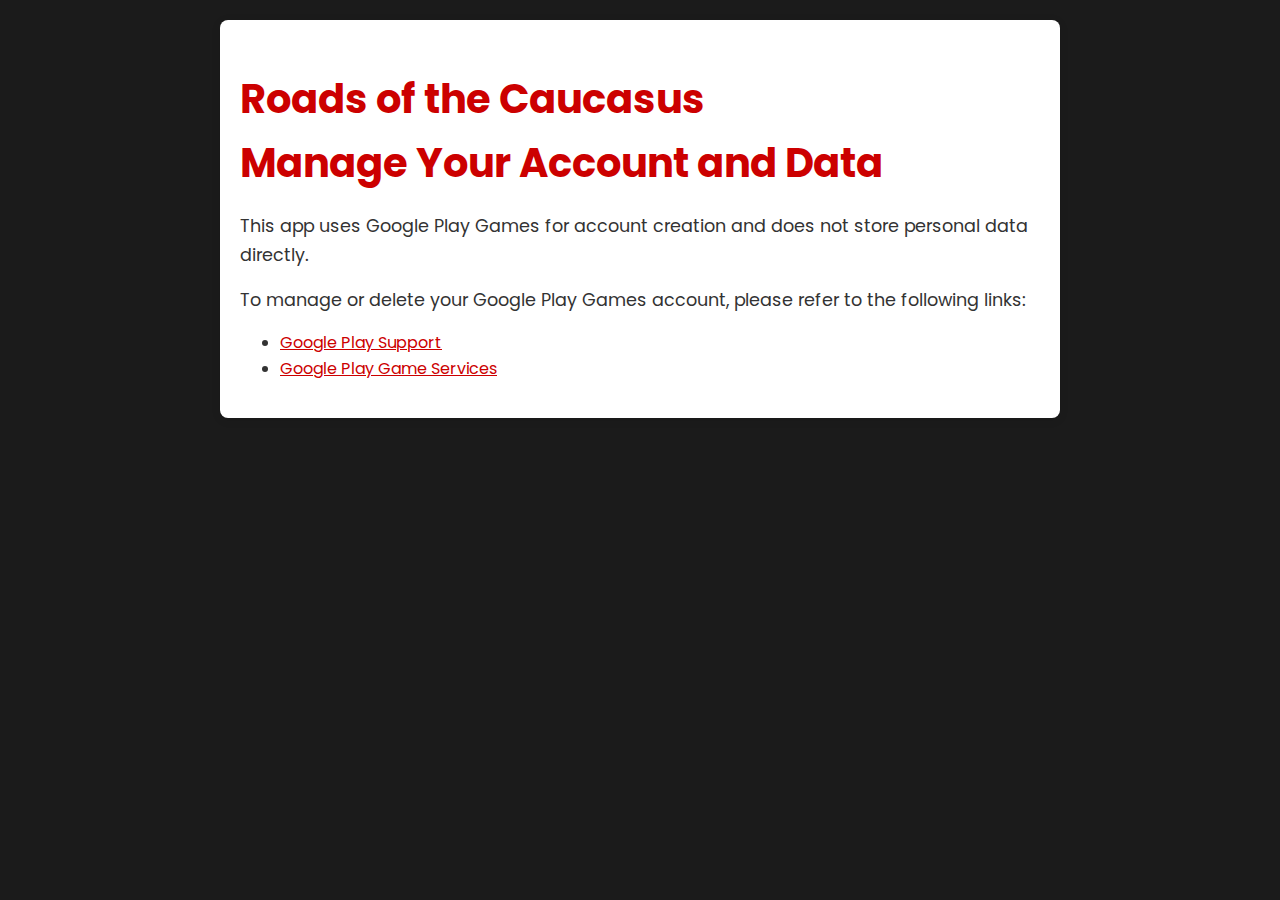
<file: data-policy.html>
<!DOCTYPE html>
<html lang="en">
<head>
    <meta charset="UTF-8">
    <meta name="viewport" content="width=device-width, initial-scale=1.0">
    <title>ROTC Manage Your Account and Data</title>
    <link rel="icon" href="logo.png" type="image/png">
    <link href="https://fonts.googleapis.com/css2?family=Poppins:wght@400;600&display=swap" rel="stylesheet">
    <style>
        body {
            font-family: 'Poppins', sans-serif;
            line-height: 1.6;
            margin: 0;
            padding: 0;
            background-color: #1b1b1b;
            color: #333;
        }
        .container {
            max-width: 800px;
            margin: 20px auto;
            padding: 20px;
            background-color: #fff;
            border-radius: 8px;
            box-shadow: 0 2px 10px rgba(0, 0, 0, 0.1);
        }
        h1 {
            color: #c00; 
            font-size: 2.5em;
            margin-bottom: 10px;
        }
        p {
            margin-bottom: 15px;
            font-size: 1.1em;
        }
        a {
            color: #c00;
            text-decoration: underline;
        }
        a:hover {
            text-decoration: none;
        }
        footer {
            margin-top: 30px;
            text-align: center;
            font-size: 0.9em;
            color: #666;
        }
        @media (max-width: 600px) {
            h1 {
                font-size: 2em;
            }
            p {
                font-size: 1em;
            }
        }
    </style>
</head>
<body>

<div class="container">
    <h1>Roads of the Caucasus <br>Manage Your Account and Data</h1>
    <p>This app uses Google Play Games for account creation and does not store personal data directly.</p>
    <p>To manage or delete your Google Play Games account, please refer to the following links:</p>
    <ul>
        <li><a href="https://support.google.com/googleplay/?hl=tr" target="_blank">Google Play Support</a></li>
        <li><a href="https://developers.google.com/games/services" target="_blank">Google Play Game Services</a></li>
    </ul>
</body>
</html>
</file>
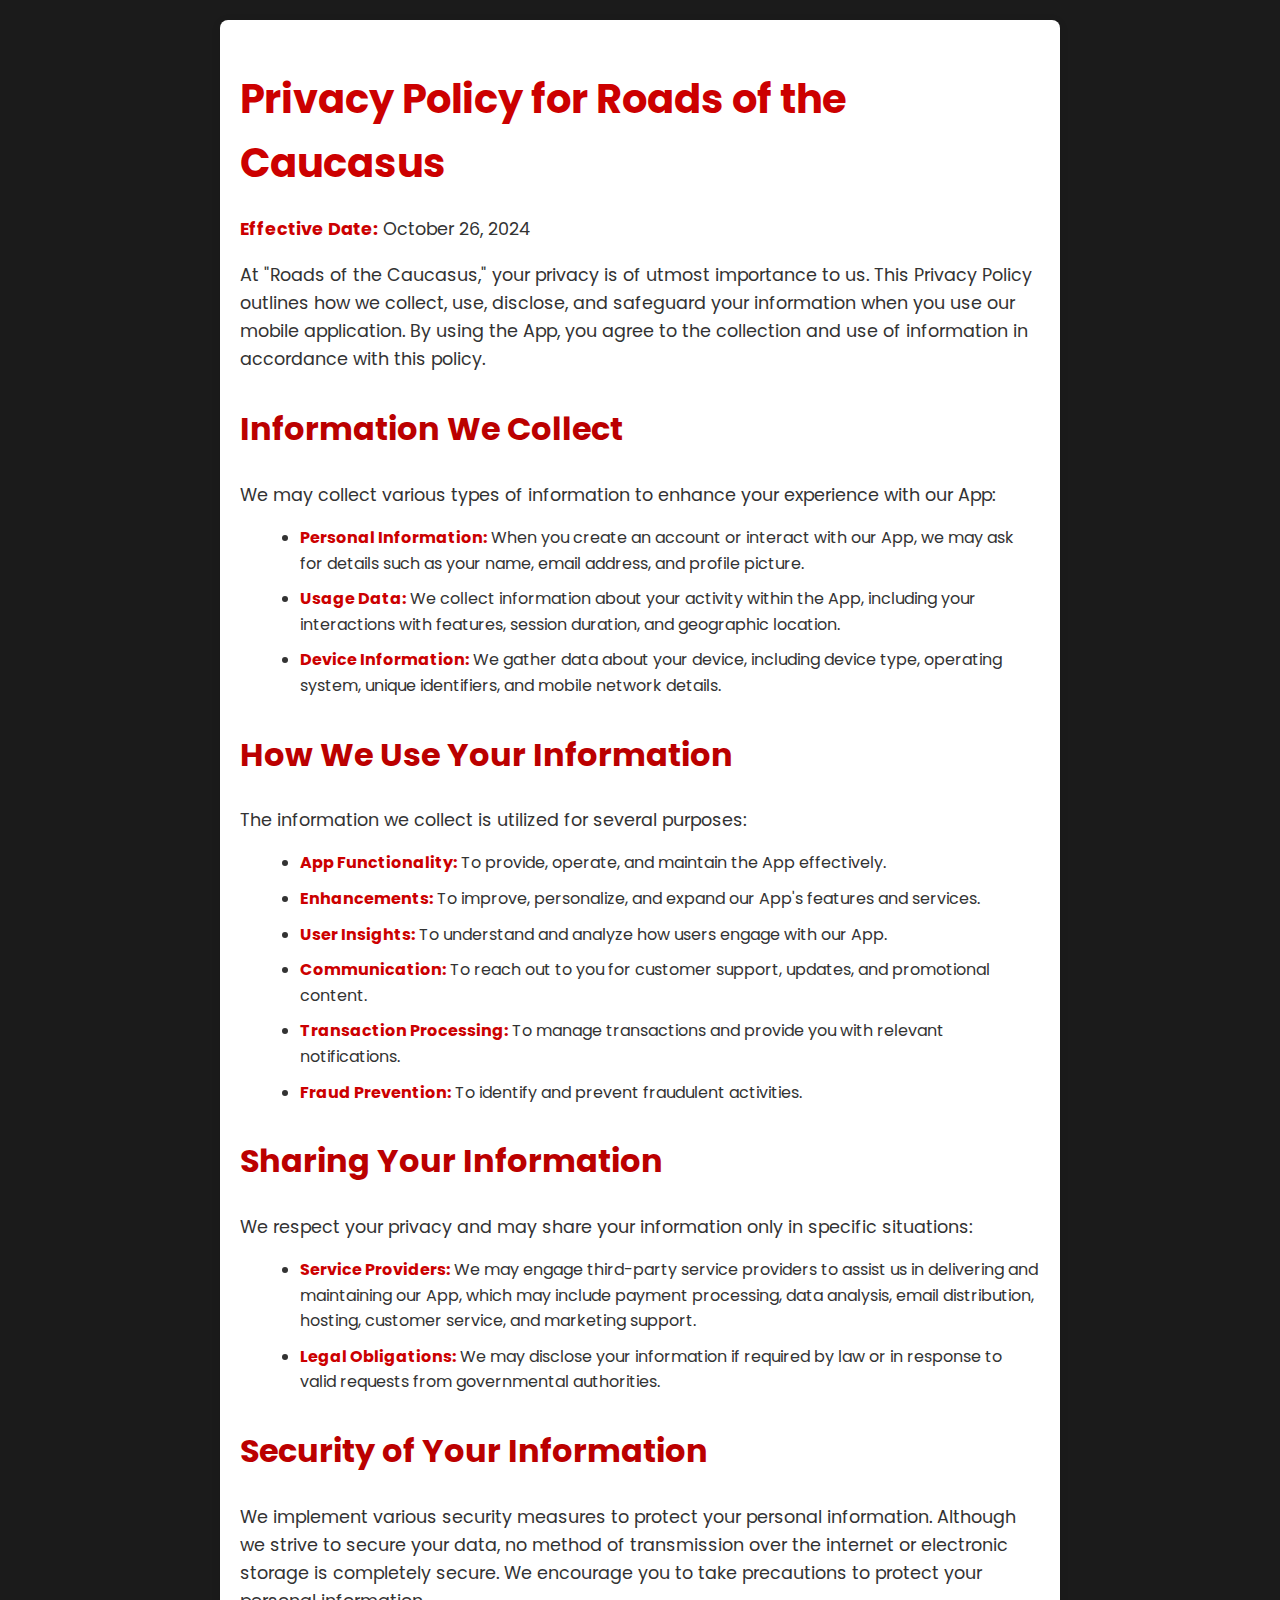
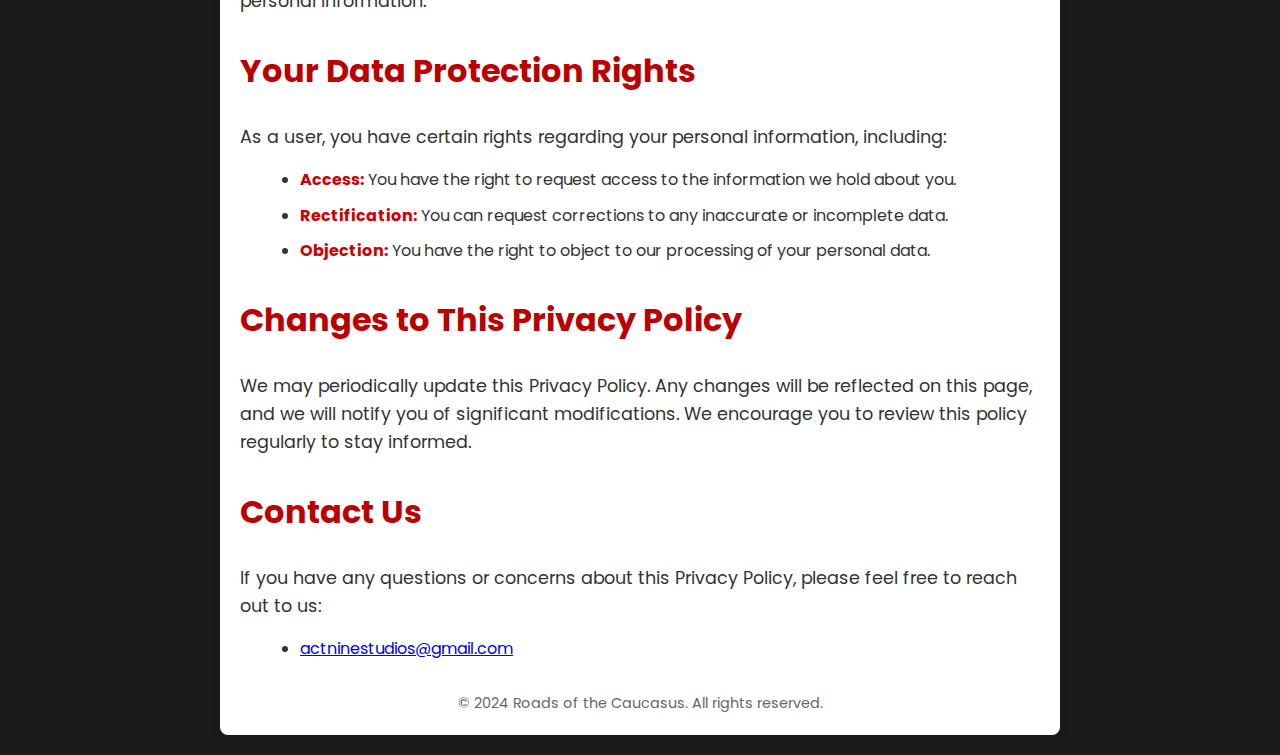
<file: privacy-policy.html>
<!DOCTYPE html>
<html lang="en">
<head>
    <meta charset="UTF-8">
    <meta name="viewport" content="width=device-width, initial-scale=1.0">
    <title>ROTC Privacy Policy</title>
    <link rel="icon" href="logo.png" type="image/png">
    <link href="https://fonts.googleapis.com/css2?family=Poppins:wght@300;400;500;600;700&display=swap" rel="stylesheet">
    <style>
        body {
            font-family: 'Poppins', sans-serif;
            line-height: 1.6;
            margin: 0;
            padding: 0;
            background-color: #1b1b1b;
            color: #333;
        }
        .container {
            max-width: 800px;
            margin: 20px auto;
            padding: 20px;
            background-color: #fff;
            border-radius: 8px;
            box-shadow: 0 2px 10px rgba(0, 0, 0, 0.1);
        }
        h1 {
            color: #c00;
            font-size: 2.5em;
            margin-bottom: 20px;
        }
        h2 {
            color: #b00;
            margin-top: 30px;
            font-size: 2em;
        }
        p {
            margin-bottom: 15px;
            font-size: 1.1em;
        }
        ul {
            margin-left: 20px;
            list-style-type: disc;
        }
        li {
            margin-bottom: 10px;
        }
        strong {
            color: #c00;
        }
        footer {
            margin-top: 30px;
            text-align: center;
            font-size: 0.9em;
            color: #666;
        }
        @media (max-width: 600px) {
            h1 {
                font-size: 2em;
            }
            h2 {
                font-size: 1.5em;
            }
            p, li {
                font-size: 1em;
            }
        }
    </style>
</head>
<body>

<div class="container">
    <h1>Privacy Policy for Roads of the Caucasus</h1>

    <p><strong>Effective Date:</strong> October 26, 2024</p>

    <p>At "Roads of the Caucasus," your privacy is of utmost importance to us. This Privacy Policy outlines how we collect, use, disclose, and safeguard your information when you use our mobile application. By using the App, you agree to the collection and use of information in accordance with this policy.</p>

    <h2>Information We Collect</h2>
    <p>We may collect various types of information to enhance your experience with our App:</p>
    <ul>
        <li><strong>Personal Information:</strong> When you create an account or interact with our App, we may ask for details such as your name, email address, and profile picture.</li>
        <li><strong>Usage Data:</strong> We collect information about your activity within the App, including your interactions with features, session duration, and geographic location.</li>
        <li><strong>Device Information:</strong> We gather data about your device, including device type, operating system, unique identifiers, and mobile network details.</li>
    </ul>

    <h2>How We Use Your Information</h2>
    <p>The information we collect is utilized for several purposes:</p>
    <ul>
        <li><strong>App Functionality:</strong> To provide, operate, and maintain the App effectively.</li>
        <li><strong>Enhancements:</strong> To improve, personalize, and expand our App's features and services.</li>
        <li><strong>User Insights:</strong> To understand and analyze how users engage with our App.</li>
        <li><strong>Communication:</strong> To reach out to you for customer support, updates, and promotional content.</li>
        <li><strong>Transaction Processing:</strong> To manage transactions and provide you with relevant notifications.</li>
        <li><strong>Fraud Prevention:</strong> To identify and prevent fraudulent activities.</li>
    </ul>

    <h2>Sharing Your Information</h2>
    <p>We respect your privacy and may share your information only in specific situations:</p>
    <ul>
        <li><strong>Service Providers:</strong> We may engage third-party service providers to assist us in delivering and maintaining our App, which may include payment processing, data analysis, email distribution, hosting, customer service, and marketing support.</li>
        <li><strong>Legal Obligations:</strong> We may disclose your information if required by law or in response to valid requests from governmental authorities.</li>
    </ul>

    <h2>Security of Your Information</h2>
    <p>We implement various security measures to protect your personal information. Although we strive to secure your data, no method of transmission over the internet or electronic storage is completely secure. We encourage you to take precautions to protect your personal information.</p>

    <h2>Your Data Protection Rights</h2>
    <p>As a user, you have certain rights regarding your personal information, including:</p>
    <ul>
        <li><strong>Access:</strong> You have the right to request access to the information we hold about you.</li>
        <li><strong>Rectification:</strong> You can request corrections to any inaccurate or incomplete data.</li>
        <li><strong>Objection:</strong> You have the right to object to our processing of your personal data.</li>
    </ul>

    <h2>Changes to This Privacy Policy</h2>
    <p>We may periodically update this Privacy Policy. Any changes will be reflected on this page, and we will notify you of significant modifications. We encourage you to review this policy regularly to stay informed.</p>

    <h2>Contact Us</h2>
    <p>If you have any questions or concerns about this Privacy Policy, please feel free to reach out to us:</p>
    <ul>
        <li><a href="mailto:actninestudios@gmail.com">actninestudios@gmail.com</a></li>
    </ul>

    <footer>
        © 2024 Roads of the Caucasus. All rights reserved.
    </footer>
</div>

</body>
</html>
</file>
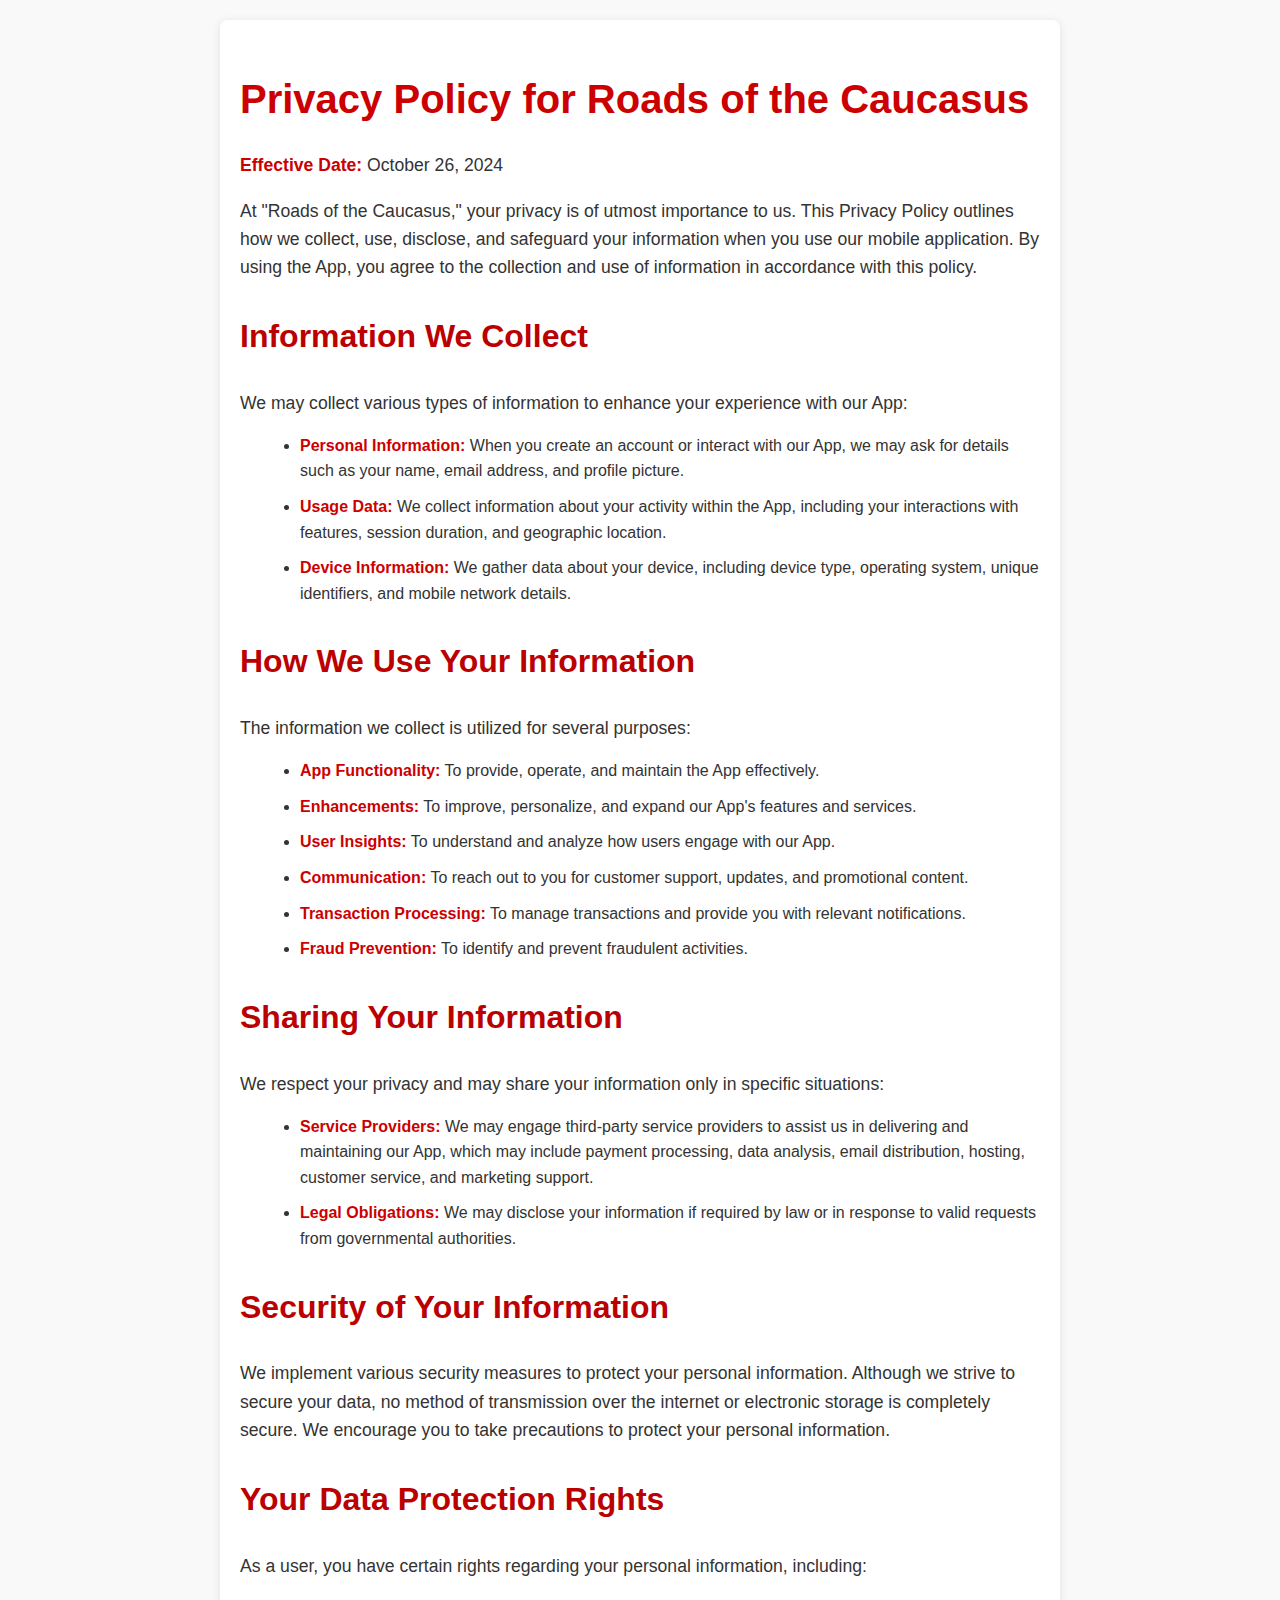
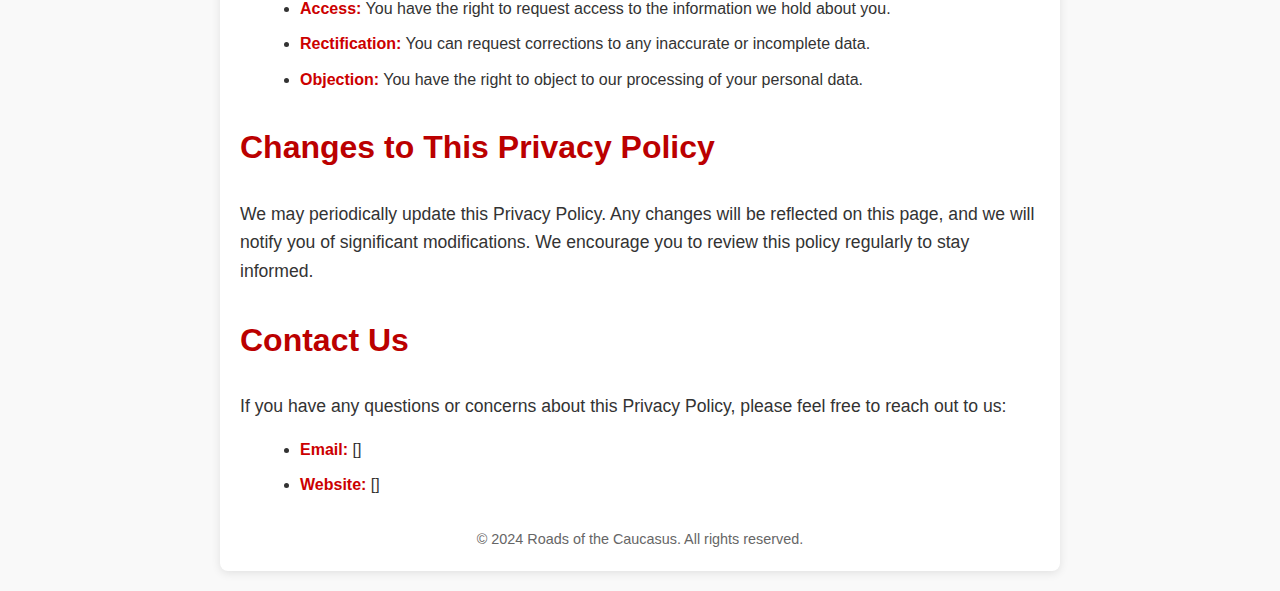
<file: privacypolicy.html>
<!DOCTYPE html>
<html lang="en">
<head>
    <meta charset="UTF-8">
    <meta name="viewport" content="width=device-width, initial-scale=1.0">
    <title>Privacy Policy</title>
    <style>
        body {
            font-family: 'Arial', sans-serif;
            line-height: 1.6;
            margin: 0;
            padding: 0;
            background-color: #f9f9f9;
            color: #333;
        }
        .container {
            max-width: 800px;
            margin: 20px auto;
            padding: 20px;
            background-color: #fff;
            border-radius: 8px;
            box-shadow: 0 2px 10px rgba(0, 0, 0, 0.1);
        }
        h1 {
            color: #c00; /* Kırmızı başlık için */
            font-size: 2.5em;
            margin-bottom: 20px;
        }
        h2 {
            color: #b00;
            margin-top: 30px;
            font-size: 2em;
        }
        p {
            margin-bottom: 15px;
            font-size: 1.1em;
        }
        ul {
            margin-left: 20px;
            list-style-type: disc;
        }
        li {
            margin-bottom: 10px;
        }
        strong {
            color: #c00;
        }
        footer {
            margin-top: 30px;
            text-align: center;
            font-size: 0.9em;
            color: #666;
        }
        @media (max-width: 600px) {
            h1 {
                font-size: 2em;
            }
            h2 {
                font-size: 1.5em;
            }
            p, li {
                font-size: 1em;
            }
        }
    </style>
</head>
<body>

<div class="container">
    <h1>Privacy Policy for Roads of the Caucasus</h1>

    <p><strong>Effective Date:</strong> October 26, 2024</p>

    <p>At "Roads of the Caucasus," your privacy is of utmost importance to us. This Privacy Policy outlines how we collect, use, disclose, and safeguard your information when you use our mobile application. By using the App, you agree to the collection and use of information in accordance with this policy.</p>

    <h2>Information We Collect</h2>
    <p>We may collect various types of information to enhance your experience with our App:</p>
    <ul>
        <li><strong>Personal Information:</strong> When you create an account or interact with our App, we may ask for details such as your name, email address, and profile picture.</li>
        <li><strong>Usage Data:</strong> We collect information about your activity within the App, including your interactions with features, session duration, and geographic location.</li>
        <li><strong>Device Information:</strong> We gather data about your device, including device type, operating system, unique identifiers, and mobile network details.</li>
    </ul>

    <h2>How We Use Your Information</h2>
    <p>The information we collect is utilized for several purposes:</p>
    <ul>
        <li><strong>App Functionality:</strong> To provide, operate, and maintain the App effectively.</li>
        <li><strong>Enhancements:</strong> To improve, personalize, and expand our App's features and services.</li>
        <li><strong>User Insights:</strong> To understand and analyze how users engage with our App.</li>
        <li><strong>Communication:</strong> To reach out to you for customer support, updates, and promotional content.</li>
        <li><strong>Transaction Processing:</strong> To manage transactions and provide you with relevant notifications.</li>
        <li><strong>Fraud Prevention:</strong> To identify and prevent fraudulent activities.</li>
    </ul>

    <h2>Sharing Your Information</h2>
    <p>We respect your privacy and may share your information only in specific situations:</p>
    <ul>
        <li><strong>Service Providers:</strong> We may engage third-party service providers to assist us in delivering and maintaining our App, which may include payment processing, data analysis, email distribution, hosting, customer service, and marketing support.</li>
        <li><strong>Legal Obligations:</strong> We may disclose your information if required by law or in response to valid requests from governmental authorities.</li>
    </ul>

    <h2>Security of Your Information</h2>
    <p>We implement various security measures to protect your personal information. Although we strive to secure your data, no method of transmission over the internet or electronic storage is completely secure. We encourage you to take precautions to protect your personal information.</p>

    <h2>Your Data Protection Rights</h2>
    <p>As a user, you have certain rights regarding your personal information, including:</p>
    <ul>
        <li><strong>Access:</strong> You have the right to request access to the information we hold about you.</li>
        <li><strong>Rectification:</strong> You can request corrections to any inaccurate or incomplete data.</li>
        <li><strong>Objection:</strong> You have the right to object to our processing of your personal data.</li>
    </ul>

    <h2>Changes to This Privacy Policy</h2>
    <p>We may periodically update this Privacy Policy. Any changes will be reflected on this page, and we will notify you of significant modifications. We encourage you to review this policy regularly to stay informed.</p>

    <h2>Contact Us</h2>
    <p>If you have any questions or concerns about this Privacy Policy, please feel free to reach out to us:</p>
    <ul>
        <li><strong>Email:</strong> []</li>
        <li><strong>Website:</strong> []</li>
    </ul>

    <footer>
        © 2024 Roads of the Caucasus. All rights reserved.
    </footer>
</div>

</body>
</html>
</file>
